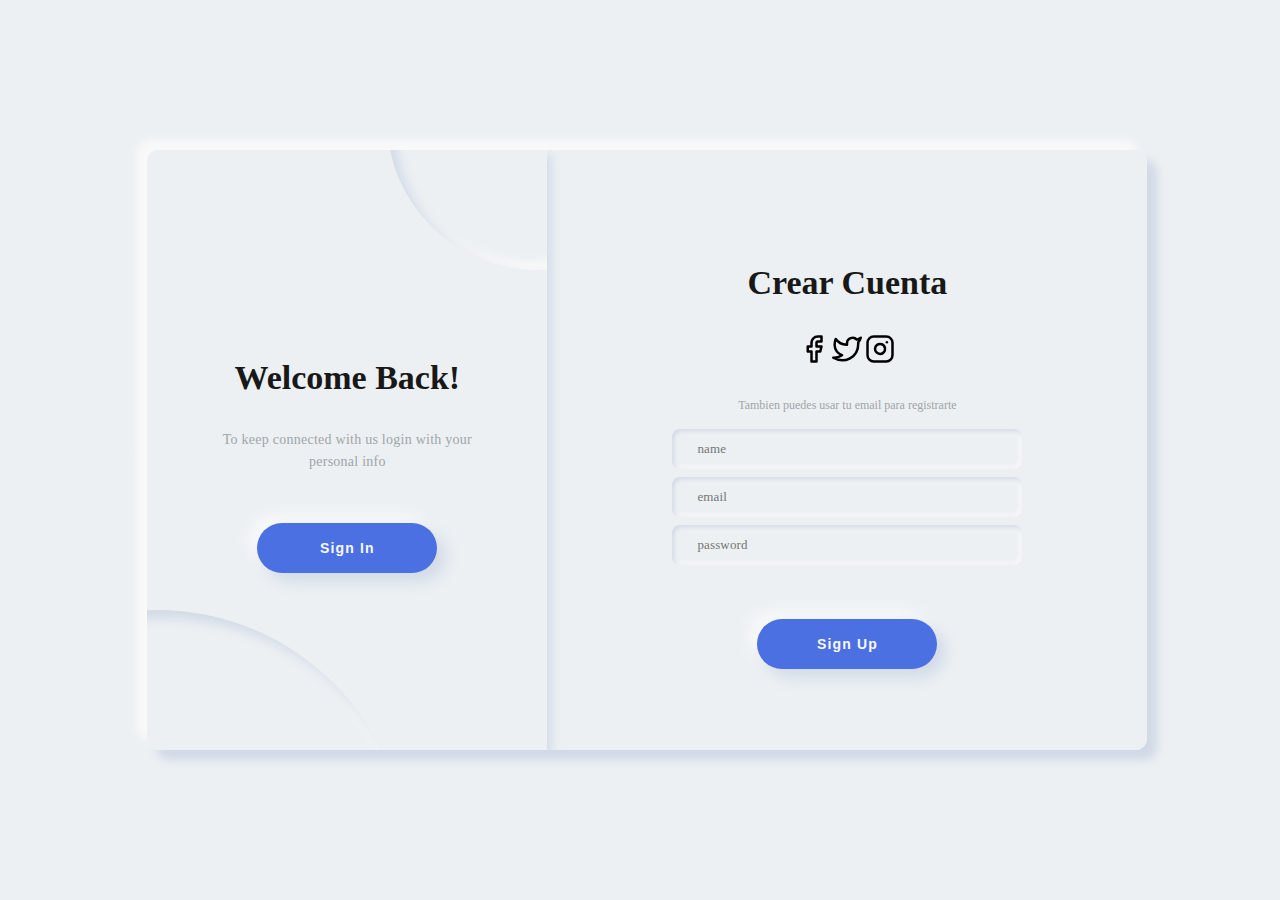
<file: Day 02/index.html>
<!DOCTYPE html>
<html lang="es">
<head>
    <meta charset="UTF-8">
    <meta http-equiv="X-UA-Compatible" content="IE=edge">
    <meta name="viewport" content="width=device-width, initial-scale=1.0">
    <link rel="stylesheet" href="./style.css">
    <title>Inicio de sesión con neuromorfismo</title>
</head>
<body>

        <div class="card1">
            <div class="container">  
                     
                <div class="card2">
                    <h1>Welcome!</h1>
                    <p>Segundo dia del reto de 30 dias de Html y Css</p>
                    <button>
                        <span>Sign In</span>
                    </button>
                </div>
                <div class="card3">
                   <h1>Inicio de sesión</h1>
                   <form method="post">
                    <div class="username">
                        <input type="text" required>
                        <label for="">Nombre de usuario</label>
                    </div>
                    <div class="contrasena">
                        <input type="password" required>
                        <label for="">Contraseña</label>
                    </div>
                    <div class="recordar">Olvido su Contraseña</div>
                    <button type="submit">
                        <span>Iniciar</span>
                    </button>
                    <div class="registrarse">
                        Aun no tienes cuenta? <a href="https://www.youtube.com/watch?v=MrRUsduA4Do">Registrate</a>
                    </div>
                   </form>
                   
                </div>
            </div>
        </div>
    
        
    </div> -->

    <div class="main">
       <div class="container a-container" id="a-container">
        <form action="" class="form" id="a-form">
            <h2 class="title">Crear Cuenta</h2>
            <div class="form__icons">
                <img src="./images.svg/facebook.svg" alt="" class="form__icon">
                <img src="./images.svg/twitter.svg" alt="" class="form__icon">
                <img src="./images.svg/instagram.svg" alt="" class="form__icon">
            </div>

           <span class="form__span">Tambien puedes usar tu email para registrarte</span> 
           <input type="text" class="form__input" placeholder="name">
           <input type="text" class="form__input" placeholder="email">
           <input type="password" class="form__input" placeholder="password">
           <button class="button submit">Sign Up</button>
        </form>
       </div>

       <div class="container b-container" id="b-container">
        <form action="" class="form" id="b-form">
            <h2 class="title">Sign in to Website</h2>
            <div class="form__icons">
                <img src="./images.svg/facebook.svg" alt="" class="form__icon">
                <img src="./images.svg/twitter.svg" alt="" class="form__icon">
                <img src="./images.svg/instagram.svg" alt="" class="form__icon">
            </div>
            <span class="form__span">Tambien puedes usar tu email </span> 
           <input type="text" class="form__input" placeholder="email">
           <input type="password" class="form__input" placeholder="password">
           <a class="form__link">Forot your password</a>
           <button class="button submit">Sign In</button>
        </form>
       </div>

       <div class="switch " id="swith-cnt">
        <div class="switch__circle"></div>
        <div class="switch__circle switch__circle--t"></div>
        <div class="switch__container" id="switch-c1">
            <h2 class="title">Welcome Back!</h2>
            <p class="description">To keep connected with us login with your personal info</p>
            <button class="switch__button button switch-btn">Sign In</button>
        </div>
        <div class="switch__container is-hidden" id="switch-c2">
            <h2 class="switch__title title">Hello friend!</h2>
            <p class="description">Enter your personal details and start you journey with us</p>
            <button class="switch__button button switch-btn">Sign Up</button>
        </div>
       </div>
    </div>
    <script src="main.js"></script>
</body>
</html>
</file>
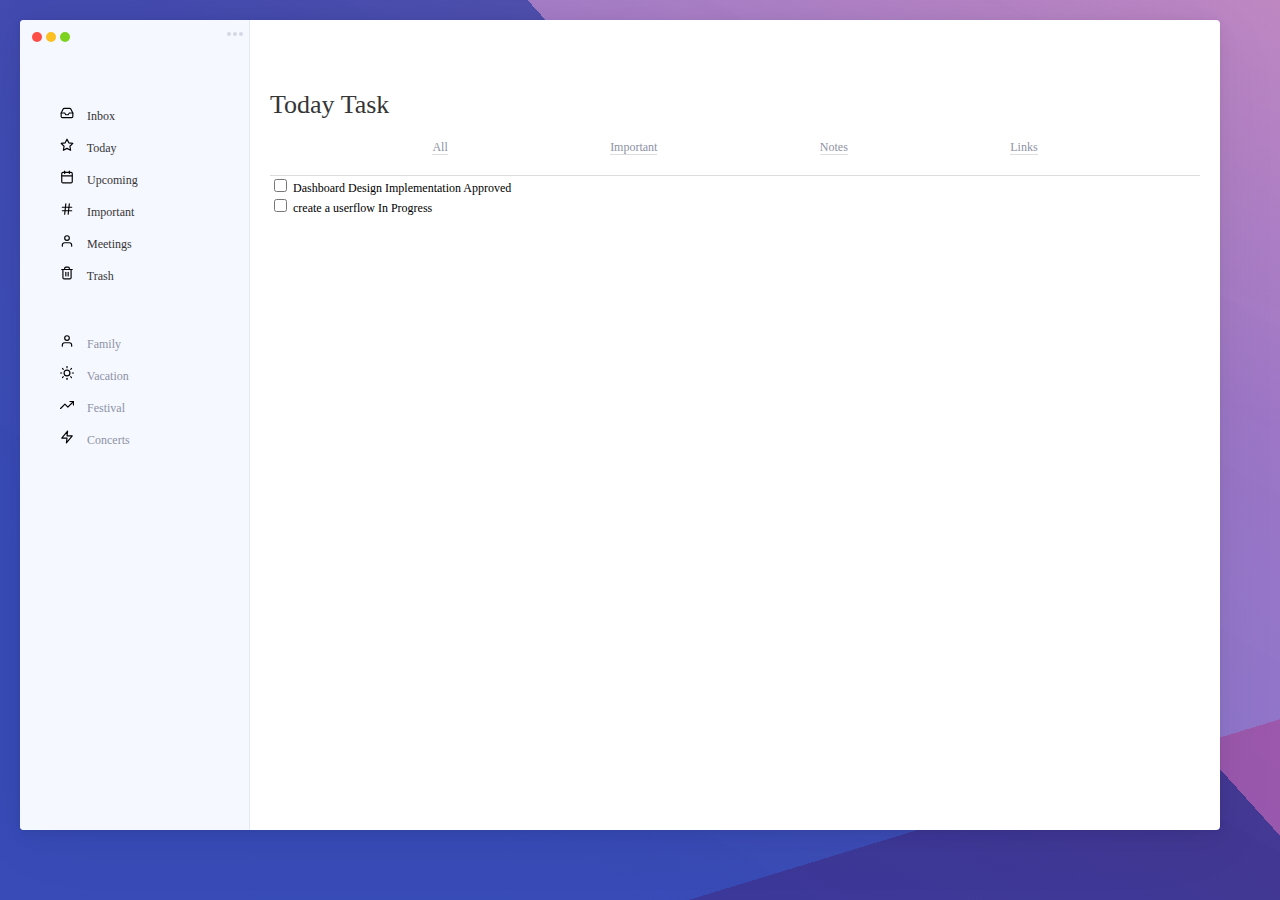
<file: Day 03/index.html>
<!DOCTYPE html>
<html lang="en">
<head>
    <meta charset="UTF-8">
    <meta http-equiv="X-UA-Compatible" content="IE=edge">
    <meta name="viewport" content="width=device-width, initial-scale=1.0">
    <link rel="stylesheet" href="style.css">
    <title>Task Management Dashboard UI</title>
</head>
<body>
    <div class="task-manager">
        <!-- left bar starts -->
        <div class="left-bar">
            <div class="upper-part">
                <div class="actions">
                    <div class="circle"></div>
                    <div class="circle-2"></div>
                </div>
            </div>

        <!-- left content starts -->
        <div class="left-content">
            <ul class="action-list">
                <li class="item">
                    <img src="svg/inbox.svg" alt="" class="feather feather-inbox">
                    <span>Inbox</span>
                </li>

                <li class="item">
                    <img src="svg/star.svg" alt="" class="feather feather-star">
                    <span>Today</span>
                </li>

                <li class="item">
                    <img src="svg/calendar.svg" alt="" class="feather feather-calendar">
                    <span>Upcoming</span>
                </li>

                <li class="item">
                    <img src="svg/hash.svg" alt="" class="feather feather-hash">
                    <span>Important</span>
                </li>

                <li class="item">
                    <img src="svg/user.svg" alt="" class="feather feather-users">
                    <span>Meetings</span>
                </li>

                <li class="item">
                    <img src="svg/trash-2.svg" alt="" class="feather feather-thash">
                    <span>Trash</span>
                </li>
            </ul>
            <ul class="category-list">
                <li class="item">
                    <img src="svg/user.svg" alt="" class="feather feather-users">
                    <span>Family</span>
                </li>
                <li class="item">
                    <img src="svg/sun.svg" alt="" class="feather feather-sun">
                    <span>Vacation</span>
                </li>
                <li class="item">
                    <img src="svg/trending-up.svg" alt="" class="feather feather-trending-up">
                    <span>Festival</span>
                </li>
                <li class="item">
                    <img src="svg/zap.svg" alt="" class="feather feather-zap">
                    <span>Concerts</span>
                </li>
            </ul>
        </div>
        <!-- left content ends -->
        </div>
        <!-- left bar ends -->

        <!-- page content starts -->
        <div class="page-content">
            <div class="header">Today Task</div>
            <!-- content categories starts -->
            <div class="content-categories">

                <div class="label-wrapper">
                    <input type="radio" name="nav" id="opt-1" class="nav-item">
                    <label for="opt-1" class="category">All</label>
                </div>
                
                <div class="label-wrapper">
                    <input type="radio" name="nav" id="opt-2" class="nav-item">
                    <label for="opt-2" class="category">Important</label>
                </div>

                <div class="label-wrapper">
                    <input type="radio" name="nav" id="opt-3" class="nav-item">
                    <label for="opt-3" class="category">Notes</label>
                </div>

                <div class="label-wrapper">
                    <input type="radio" name="nav" id="opt-4" class="nav-item">
                    <label for="opt-4" class="category">Links</label>
                </div>
                
            </div>
            <!-- content categories ends -->

            <!-- task wrapper starts -->
            <div class="task-wrapper">
                <div class="task">
                    <input type="checkbox" id="item-1" class="task-item">
                    <label for="item-1">
                        <span class="label-text">Dashboard Design Implementation</span>
                    </label>
                    <span class="tag approved">Approved</span>
                </div>

                <div class="task">
                    <input type="checkbox" id="item-2" class="task-item">
                    <label for="item-2">
                        <span class="label-text">create a userflow</span>
                    </label>
                    <span class="tag progress">In Progress</span>
                </div>
            </div>
            <!-- task wrapper ends -->
        </div>

        <!-- page content ends -->

    </div>
</body>
</html>
</file>
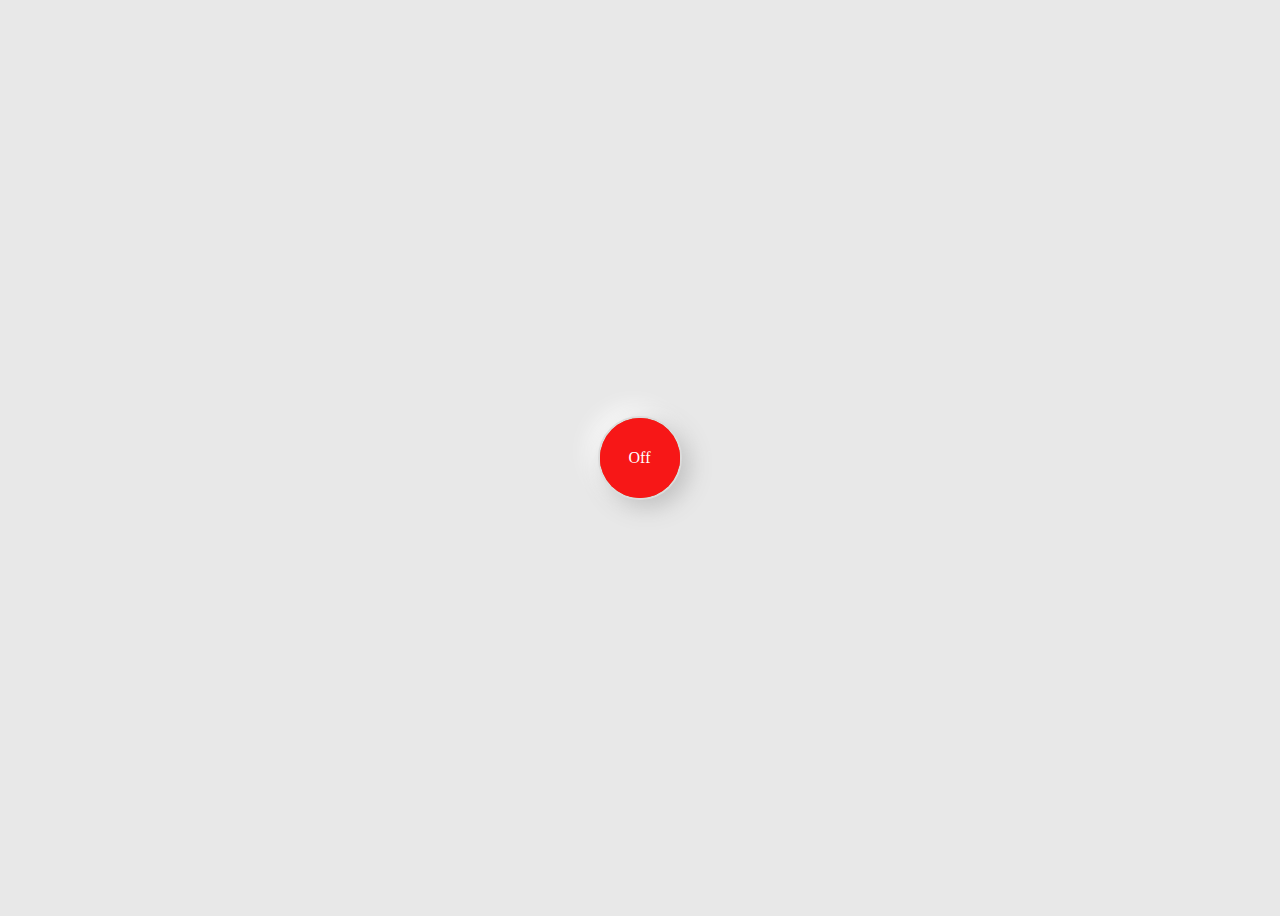
<file: Day 06/index.html>
<!DOCTYPE html>
<html lang="en">
<head>
    <meta charset="UTF-8">
    <meta http-equiv="X-UA-Compatible" content="IE=edge">
    <meta name="viewport" content="width=device-width, initial-scale=1.0">
    <link rel="stylesheet" href="style.css">
    <title>Neuromorphism Toogle On/Off</title>
</head>
<body>
    <label class="switch">
        <input type="checkbox">
        <div class="slider slider--0">ON</div>
        <div class="slider slider--1">
            <div></div>
            <div></div>
        </div>
        <div class="slider slider--2"></div>
        <div class="slider slider--3">Off</div>
    </label>
</body>
</html>
</file>
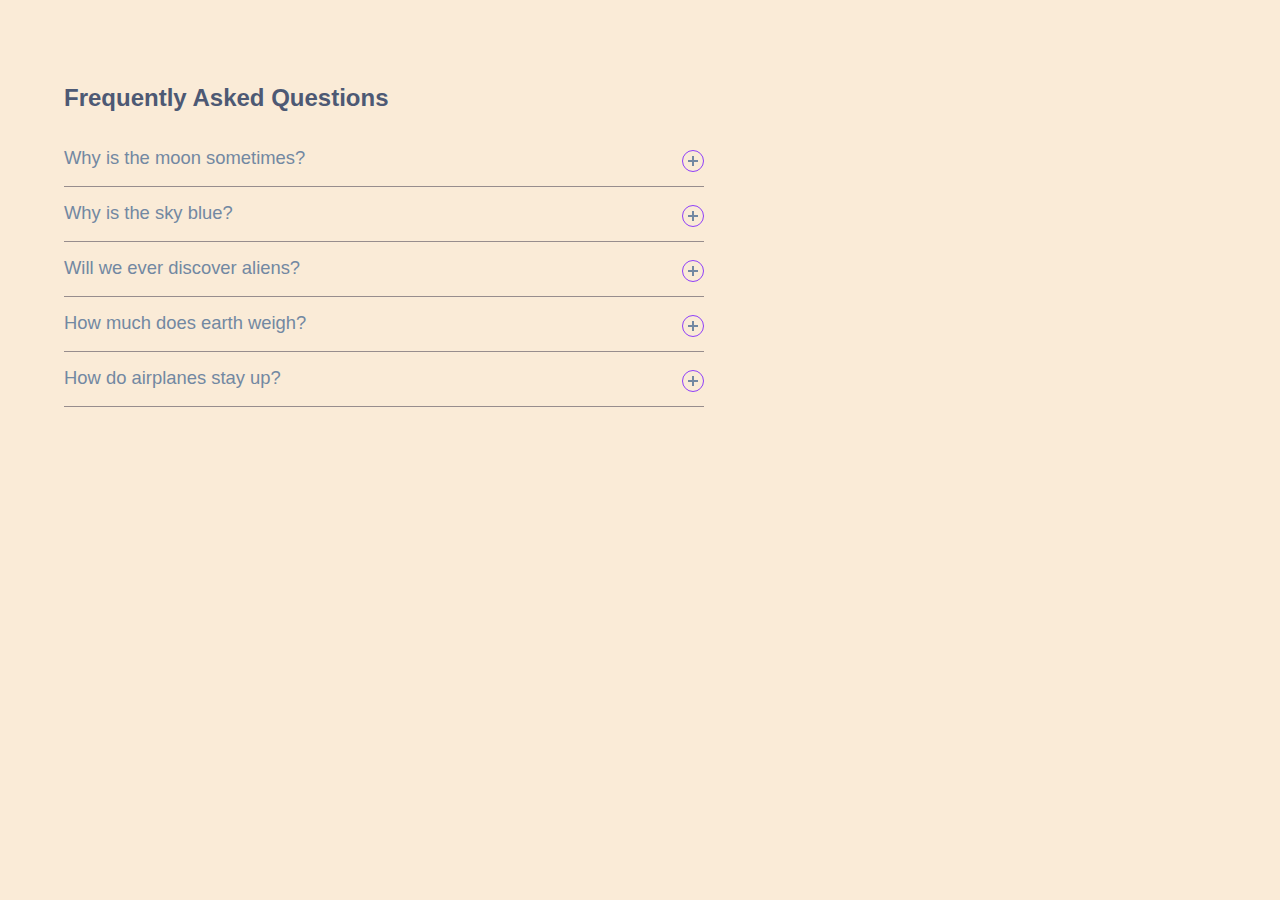
<file: Day 07/index.html>
<!DOCTYPE html>
<html lang="en">
<head>
    <meta charset="UTF-8">
    <meta http-equiv="X-UA-Compatible" content="IE=edge">
    <meta name="viewport" content="width=device-width, initial-scale=1.0">
    <link rel="stylesheet" href="style.css">
    <title>FAQ</title>
</head>
<body>
    <div class="container">
            <h2>Frequently Asked Questions</h2>
        <div class="accordion">
            <div class="accordion-item">
                <button id="accordion-button-1" aria-expanded="false">
                    <span class="accordion-title">Why is the moon sometimes?</span>
                    <span class="icon" aria-hidden="true"></span>
                </button>
                <div class="accordion-content">
                    <p>Lorem ipsum dolor, sit amet consectetur adipisicing elit. A, tenetur similique mollitia odit tempora consectetur sed est, reprehenderit doloremque blanditiis enim asperiores? Nisi cum vitae incidunt? Quibusdam quasi ut consectetur.
                    </p>
                </div>
            </div>

            <div class="accordion-item">
                <button id="accordion-button-2" aria-expanded="false">
                    <span class="accordion-title">Why is the sky blue?</span>
                    <span class="icon" aria-hidden="true"></span>
                </button>
                <div class="accordion-content">
                    <p>Lorem ipsum dolor, sit amet consectetur adipisicing elit. A, tenetur similique mollitia odit tempora consectetur sed est, reprehenderit doloremque blanditiis enim asperiores? Nisi cum vitae incidunt? Quibusdam quasi ut consectetur.
                    </p>
                </div>
            </div>

            <div class="accordion-item">
                <button id="accordion-button-3" aria-expanded="false">
                    <span class="accordion-title">Will we ever discover aliens?</span>
                    <span class="icon" aria-hidden="true"></span>
                </button>
                <div class="accordion-content">
                    <p>Lorem ipsum dolor, sit amet consectetur adipisicing elit. A, tenetur similique mollitia odit tempora consectetur sed est, reprehenderit doloremque blanditiis enim asperiores? Nisi cum vitae incidunt? Quibusdam quasi ut consectetur.
                    </p>
                </div>
            </div>

            <div class="accordion-item">
                <button id="accordion-button-4" aria-expanded="false">
                    <span class="accordion-title">How much does earth weigh?</span>
                    <span class="icon" aria-hidden="true"></span>
                </button>
                <div class="accordion-content">
                    <p>Lorem ipsum dolor, sit amet consectetur adipisicing elit. A, tenetur similique mollitia odit tempora consectetur sed est, reprehenderit doloremque blanditiis enim asperiores? Nisi cum vitae incidunt? Quibusdam quasi ut consectetur.
                    </p>
                </div>
            </div>

            <div class="accordion-item">
                <button id="accordion-button-5" aria-expanded="false">
                    <span class="accordion-title">How do airplanes stay up?</span>
                    <span class="icon" aria-hidden="true"></span>
                </button>
                <div class="accordion-content">
                    <p>Lorem ipsum dolor, sit amet consectetur adipisicing elit. A, tenetur similique mollitia odit tempora consectetur sed est, reprehenderit doloremque blanditiis enim asperiores? Nisi cum vitae incidunt? Quibusdam quasi ut consectetur.
                    </p>
                </div>
            </div>



        </div>
    </div>
    <script src="script.js"></script>
</body>
</html>
</file>
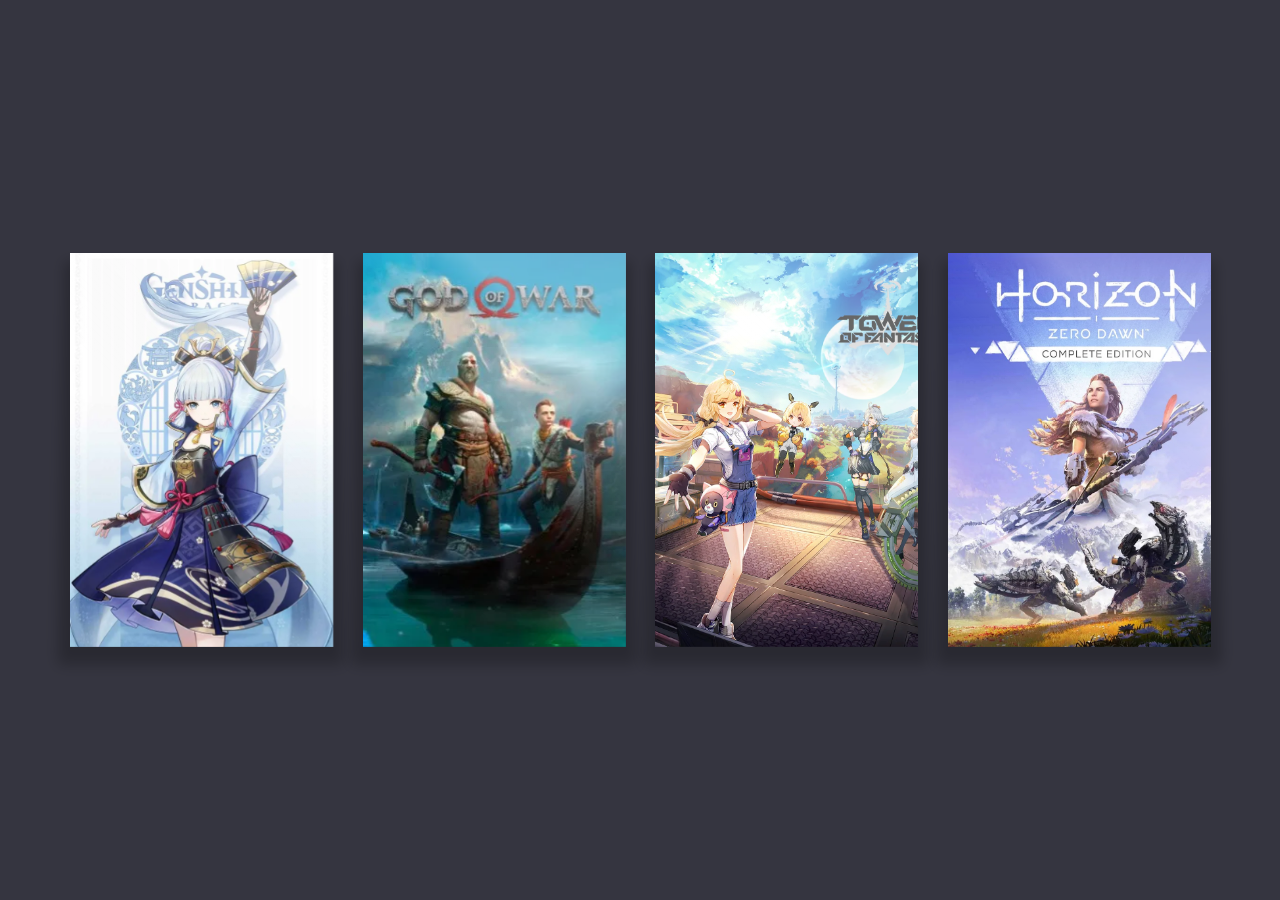
<file: Day 08/index.html>
<!DOCTYPE html>
<html lang="en">
<head>
    <meta charset="UTF-8">
    <meta http-equiv="X-UA-Compatible" content="IE=edge">
    <meta name="viewport" content="width=device-width, initial-scale=1.0">
    <title>Game Card Hover Effect</title>
    <link rel="stylesheet" href="style.css">
</head>
<body>
    <div class="container">
        <div class="game-card">
            <a href="https://genshin.hoyoverse.com/en">
                <div class="game-card__cover" style="background-image: url(images/game1.jpg)"></div></a>
        </div>

        <div class="game-card">
            <a href="https://store.steampowered.com/app/1593500/God_of_War/">
                <div class="game-card__cover" style="background-image: url(images/game2.jpg)"></div></a>
        </div>

        <div class="game-card">
            <a href="https://www.toweroffantasy-global.com/">
                <div class="game-card__cover" style="background-image: url(images/game3.jpg)"></div></a>
        </div>

        <div class="game-card">
            <a href="https://store.steampowered.com/app/1151640/Horizon_Zero_Dawn_Complete_Edition/">
                <div class="game-card__cover" style="background-image: url(images/game4.jpg)"></div></a>
        </div>
    </div>
</body>
</html>
</file>
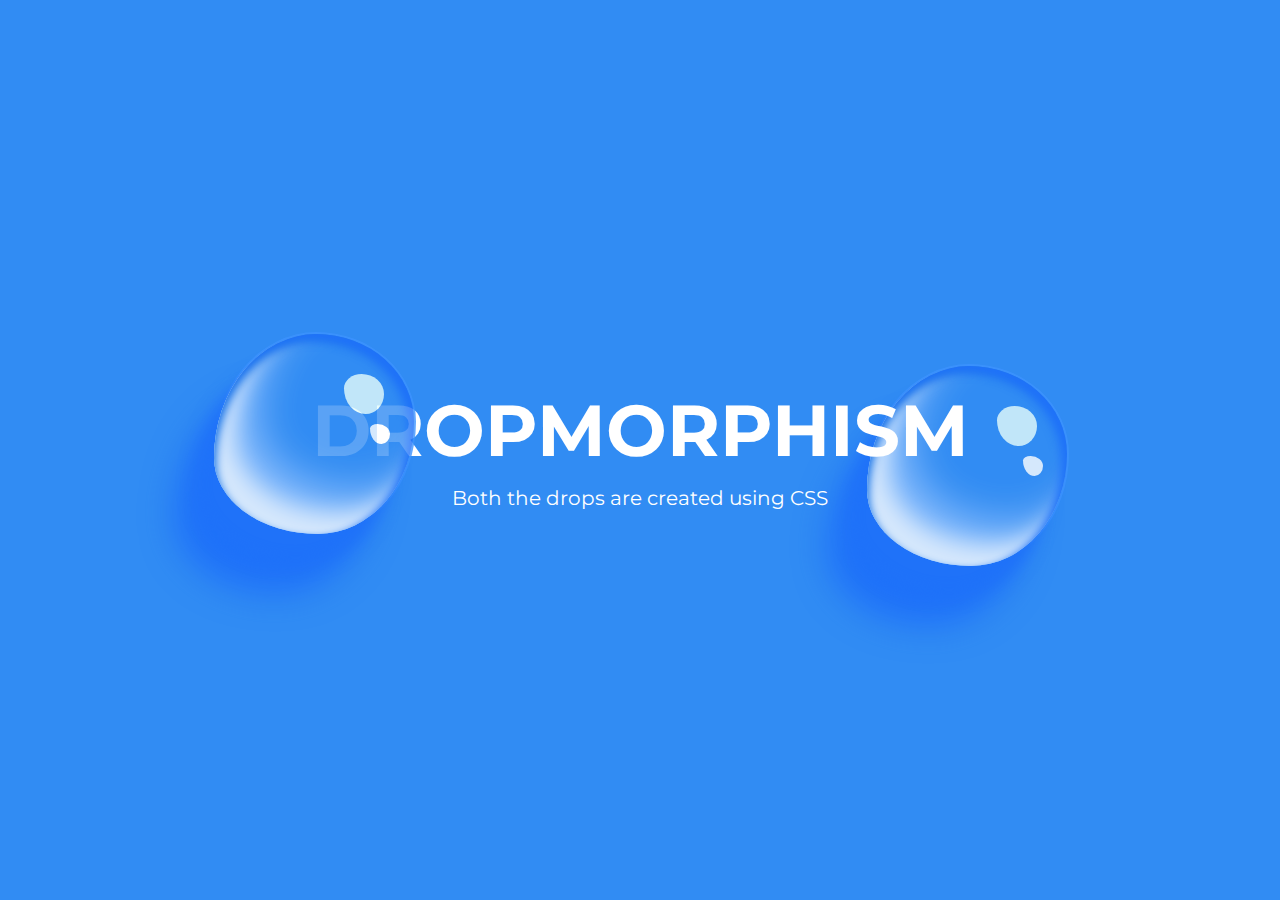
<file: Day 09/index.html>
<!DOCTYPE html>
<html lang="en">
<head>
    <meta charset="UTF-8">
    <meta http-equiv="X-UA-Compatible" content="IE=edge">
    <meta name="viewport" content="width=device-width, initial-scale=1.0">
    <title>Dropmorphism</title>
    <link rel="stylesheet" href="style.css">
</head>

<body>
    <div class="c">
        <div class="drop drop1"></div>
        <div class="drop drop2"></div>
        <div class="text-c">
            <h1>DROPMORPHISM</h1>
            <p>Both the drops are created using CSS</p>
        </div>
    </div>
</body>
</html>
</file>
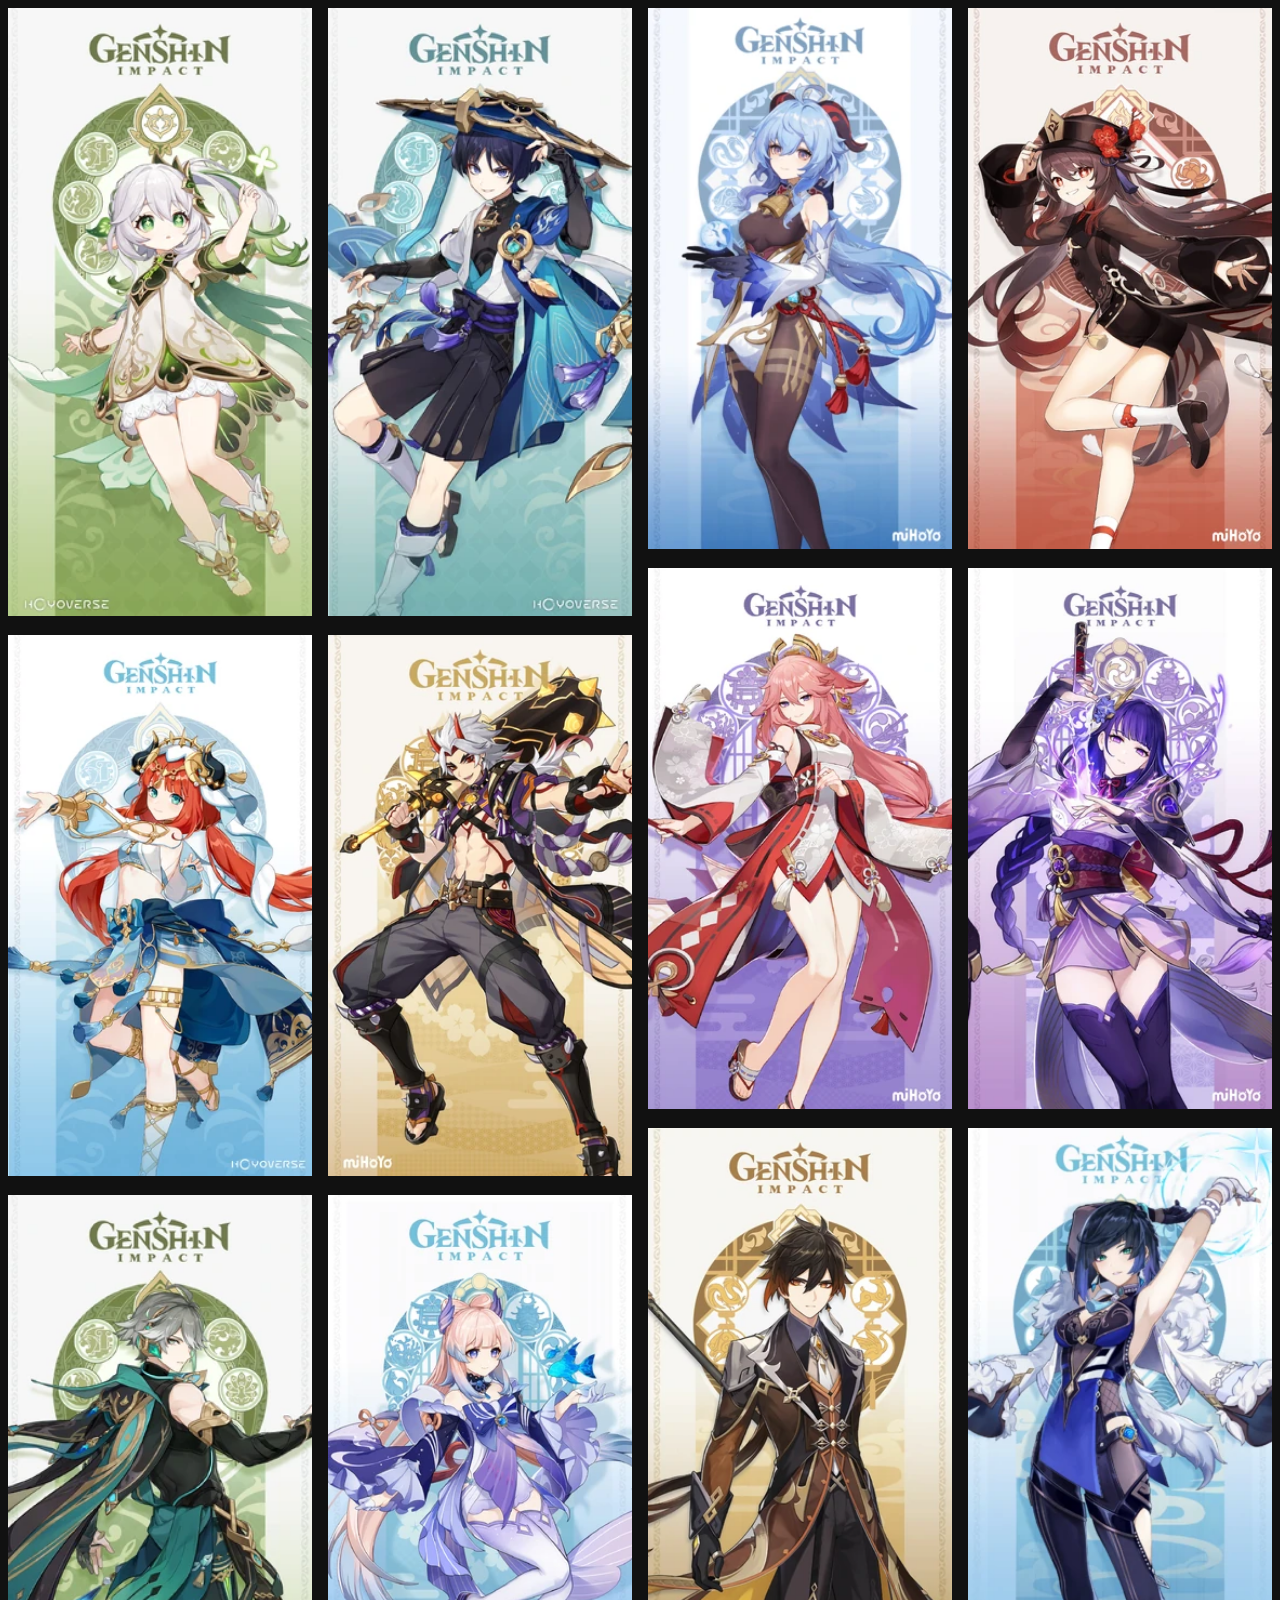
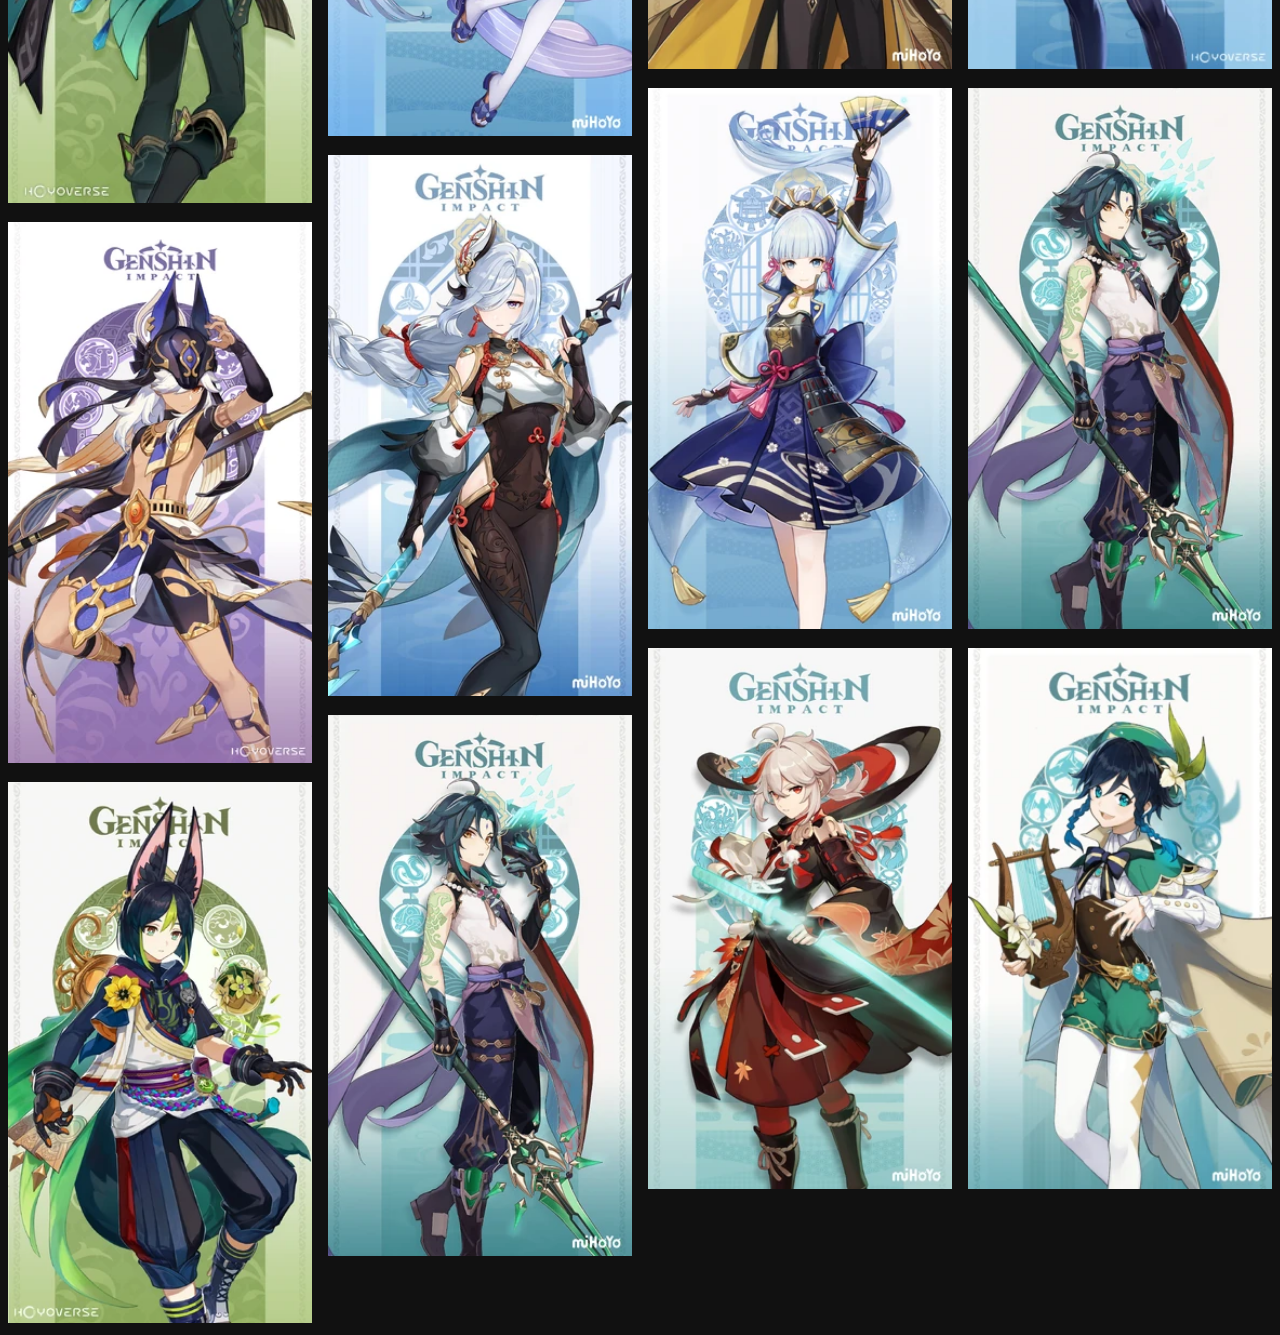
<file: Day 10/index.html>
<!DOCTYPE html>
<html lang="en">
<head>
    <meta charset="UTF-8">
    <meta http-equiv="X-UA-Compatible" content="IE=edge">
    <meta name="viewport" content="width=device-width, initial-scale=1.0">
    <title>Responsive Image Gallery </title>
        <link rel="stylesheet" href="style.css">
</head>
<body>
    <section class="photo-grid-container">
        <div class="photo-grid-item">
            <img src="Images/1.jpg" alt="1">
        </div>

        <div class="photo-grid-item">
            <img src="Images/2.jpg" alt="1">
        </div>

        <div class="photo-grid-item">
            <img src="Images/3.jpg" alt="1">
        </div>

        <div class="photo-grid-item">
            <img src="Images/4.jpg" alt="1">
        </div>

        <div class="photo-grid-item">
            <img src="Images/5.jpg" alt="1">
        </div>

        <div class="photo-grid-item">
            <img src="Images/6.jpg" alt="1">
        </div>

        <div class="photo-grid-item">
            <img src="Images/7.jpg" alt="1">
        </div>

        <div class="photo-grid-item">
            <img src="Images/8.jpg" alt="1">
        </div>

        <div class="photo-grid-item">
            <img src="Images/9.jpg" alt="1">
        </div>

        <div class="photo-grid-item">
            <img src="Images/19.jpg" alt="1">
        </div>

        <div class="photo-grid-item">
            <img src="Images/11.jpg" alt="1">
        </div>

        <div class="photo-grid-item">
            <img src="Images/12.jpg" alt="1">
        </div>

        <div class="photo-grid-item">
            <img src="Images/13.jpg" alt="1">
        </div>

        <div class="photo-grid-item">
            <img src="Images/14.jpg" alt="1">
        </div>

        <div class="photo-grid-item">
            <img src="Images/15.jpg" alt="1">
        </div>

        <div class="photo-grid-item">
            <img src="Images/16.jpg" alt="1">
        </div>

        <div class="photo-grid-item">
            <img src="Images/17.jpg" alt="1">
        </div>

        <div class="photo-grid-item">
            <img src="Images/18.jpg" alt="1">
        </div>

        <div class="photo-grid-item">
            <img src="Images/19.jpg" alt="1">
        </div>

        <div class="photo-grid-item">
            <img src="Images/20.jpg" alt="1">
        </div>

    </section>
</body>
</html>
</file>
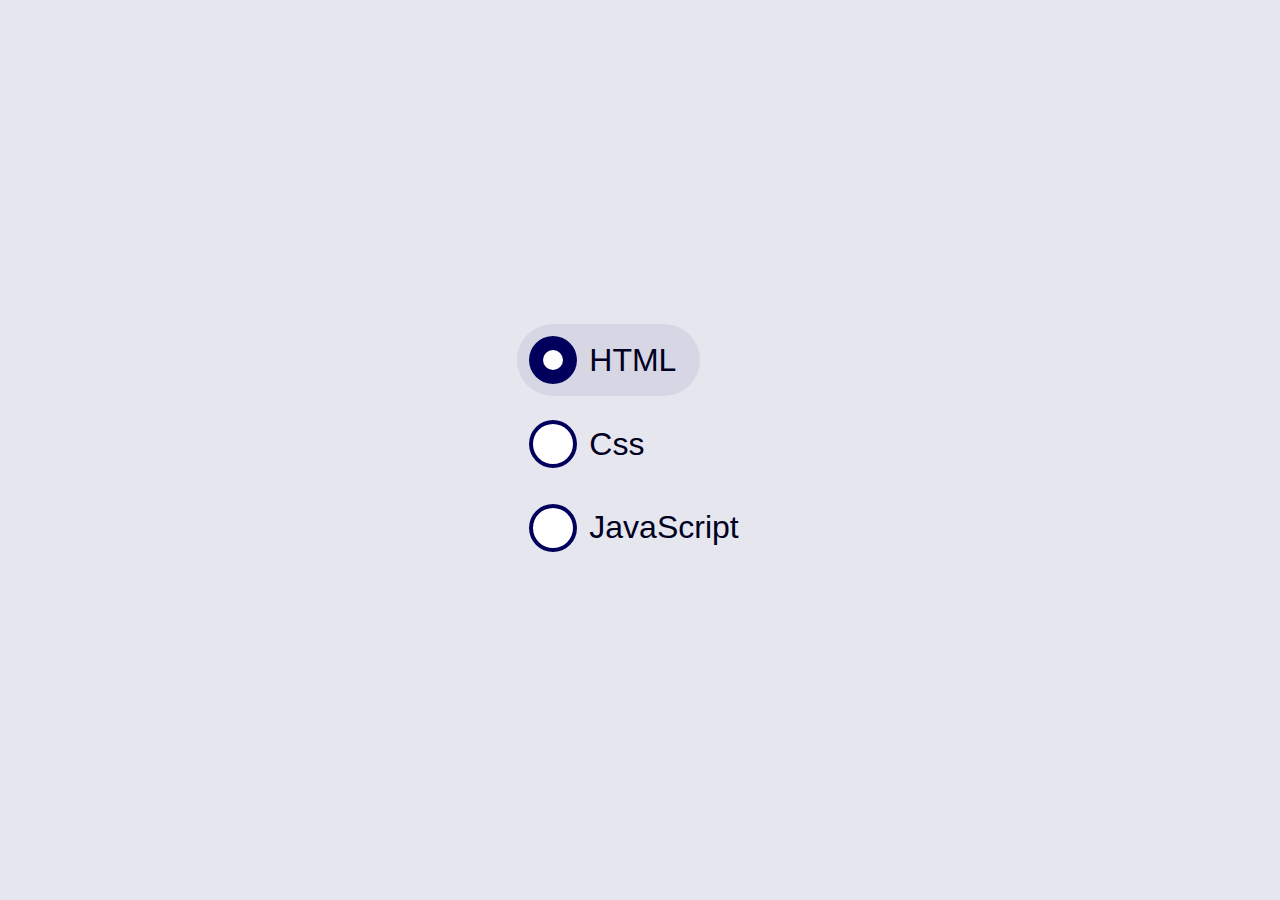
<file: Day 11/index.html>
<!DOCTYPE html>
<html lang="en">
<head>
    <meta charset="UTF-8">
    <meta http-equiv="X-UA-Compatible" content="IE=edge">
    <meta name="viewport" content="width=device-width, initial-scale=1.0">
    <title>Custom Radio Buttons</title>
    <link rel="stylesheet" href="style.css">
</head>
<body>
    <div class="container">
        <form action="">
            <label >
                <input type="radio" name="radio" checked>
                <span>HTML</span>
            </label>

            <label >
                <input type="radio" name="radio" >
                <span>Css</span>
            </label>

            <label >
                <input type="radio" name="radio" >
                <span>JavaScript</span>
            </label>
        </form>
    </div>
</body>
</html>
</file>
<file: Day 02/style.css>
@import url('https://fonts.googleapis.com/css?family=Exo:400,700');
   
   *,
   *::after,
   *::before{
    margin: 0;
    padding: 0;
    box-sizing: border-box;
    user-select: none;
   }
   body{
    width: 100%;
    height: 100vh;
    display: flex;
    justify-content: center;
    align-items: center;
    font-family:'Times New Roman', Times, serif;
    font-size: 12px;
    background-color: #ecf0f3;
    color: #a0a5a8;
   }

   .main {
    position:relative;
    width: 1000px;
    min-width:1000px;
    min-height: 600px;
    height: 600px;
    padding: 25px;
    background-color: #ecf0f3;
    box-shadow: 10px 10px 10px #d1d9e6, -10px -10px 10px #f9f9f9;
    border-radius: 12px;
    overflow: hidden;
   }

   .container{
    display: flex;
    justify-content: center;
    align-items: center;
    position:absolute;
    top: 0;
    width: 600px;
    height: 100%;
    padding: 25px;
    background-color: #ecf0f3;
    transition: 1.25s;
   }


   .form{
    display: flex;
    justify-content: center;
    align-items: center;
    flex-direction: column;
    width: 100%;
    height: 100%;
   }

   .form__icon{
    object-fit: contain;
    width: 30px;
    max-width: 0 5px;
    opacity: 0.5s;
    transition: 0.15s;
   }

   .form__icon:hover {
    opacity: 1;
    transition: 0.15s;
    cursor: pointer;
   }

   .form__input{
    width: 350px;
    height: 40px;
    margin: 4px 0;
    padding-left: 25px;
    font-size: 13px;
    letter-spacing: 0.15px;
    border: none;
    outline: none;
    font-family: 'Times New Roman', Times, serif;
    background-color: #ecf0f3;
    transition: 0.25s ease;
    border-radius: 8px;
    box-shadow: inset 2px 2px 4px #d1d9e6, inset -2px -2px 4px #f9f9f9;
   }

   .form__input:focus{
    box-shadow: inset 4px 4px 4px #d1d9e6, inset -4px -4px 4px #f9f9f9;
   }

   .form__span{
    margin-top: 30px;
    margin-bottom: 12px;
   }

   .title{
    font-size: 34px;
    font-weight: 700;
    line-height: 3;
    color: #181818;
   }

   .button{
    width: 180px;
    height: 50px;
    border-radius: 25px;
    margin-top: 50px;
    font-weight: 700;
    font-size: 14px;
    letter-spacing: 1.15px;
    background-color: #4b70e2;
    color: #f9f9f9;
    box-shadow: 8px 8px 16px #d1d9e6, -8px -8px 16px #f9f9f9;
    border: none;
    outline: none;
   }

   .a-container{
    z-index: 100;
    left: calc(100% - 600px);
   }

   .form__link{
    color: #181818;
    font-size: 15px;
    margin-top: 25px;
    border-bottom: 1px solid #a0a5a8;
    line-height: 2;
   }

   .b-container{
    left: calc(100% - 600px);
    z-index: 0;
   }

   .switch{
    display: flex;
    justify-content: center;
    align-items: center;
    position: absolute;
    top: 0;
    left: 0;
    height: 100%;
    width: 400px;
    padding: 50px;
    z-index: 200;
    transition: 1.25s;
    background-color: #ecf0f3;
    overflow: hidden;
    box-shadow: 4px 4px 10px #d1d9e6, -4px -4px 10px #f9f9f9;
   }

   .switch__circle{
    position: absolute;
    width: 500px;
    height: 500px;
    border-radius: 50%;
    background-color: #ecf0f3;
    box-shadow: inset 8px 8px 12px #d1d9e6, inset -8px -8px 12px #f9f9f9;
    bottom: -60%;
    left: -60%;
    transition: 1.25s;
   }

   .switch__circle--t{
    top: -30%;
    left: 60%;
    width: 300px;
    height: 300px;
   }

   .switch__container{
    display: flex;
    justify-content: center;
    align-items: center;
    flex-direction: column;
    position: absolute;
    width: 400px;
    padding: 50px 55px;
    transition: 1.25s;
   }

   .switch__button{
    cursor: pointer;
   }
   .switch__button:hover{
    box-shadow: 6px 6px 10px #d1d9e6, -6px -6px 10px #f9f9f9;
    transform: scale(0.985);
    transition: 0.25s;
   }

   .switch__button:active,
   .switch__button:focus{
    box-shadow: 2px 2px 6px #d1d9e6, -2px -2px 6px #f9f9f9;
    transform: scale(0.97);
    transition: 0.25s;
   }

   .is-hidden{
    visibility: hidden;
    opacity: 0;
    position: absolute;
    transition: 1.25s;
   }

   .description{
    font-size: 14px;
    letter-spacing: 0.25px;
    text-align: center;
    line-height: 1.6;
   }

   .is-gx{
    animation: is-gx 1.25s;
   }

   @keyframes is-gx {
    0%,
    10%,
    100%{
        width: 400px;
    }
    30%,
    50%{
        width: 500px;
    }
   }

   .is-txr{
    left: calc(100% - 400px);
    transition: 1.25s;
    transform-origin: left;
   }

   .is-txl{
    left: 0;
    transition: 1.25s;
    transform-origin: right;
   }
    
   .is-z200{
    z-index: 200;
    transition: 1.25s;
   }
</file>
<file: Day 03/style.css>
@import url('https://fonts.googleapis.com/css2?family=Josefin+Sans:ital,wght@0,400;0,500;0,700;1,100;1,300;1,500;1,700&display=swap');

*{
    box-sizing: border-box;
    outline: none;
}

:root{
    --bg-color:#f5f8ff;
    --main-color:#353536;
    --secondary-color:#8e92a4;
    --main-text-color:#5d606b;
    --secondary-dark-color:#9496a5;
    --tag-color-one:#e0fbf6;
    --tag-color-text-one:#58c2a9;
    --tag-color-two:#ece7fe;
    --tag-color-text-two:#8972f3;
    --tag-color-three:#fde7ea;
    --tag-color-text-three:#e77f89;
    --tag-color-four:#f7f8fc;
    --tag-color-text-four:#a0a6b5;
    --checkbox-color:#009e90;
    --button-color:#49beb7;
    --box-color:#fff1d6;
    --box-color-2:#d3e6ff;
    --box-color-3:#ffd9d9;
    --box-color-4:#daffe5;
    --task-color:#777982;
}

body{
    margin: 0;
    justify-content: center;
    flex-direction: column;
    overflow: auto;
    width: 100%;
    height: 100vh;
    padding: 20px;
    font-family:'Times New Roman', Times, serif;
    font-size: 12px;
    background-image: linear-gradient(
        21deg,
        rgba(64, 83, 206, 0.3697003234675773) 68%,
        rgba(255, 206, 196, 0.5) 163%
    ),
    linear-gradient(
        163deg,
        rgba(49, 146, 170, 0.07944489965716128) 86%,
        rgba(236, 112, 138, 0.5) 40%
    ),
    linear-gradient(30deg, rgba(76, 79, 173, 0.6173675716587805)22%, rgba(237, 106, 134, 0.5)169% ),
    linear-gradient(48deg, rgba(31, 85, 147, 0.7323890641868473)64%, rgba(247, 126, 132, 0.5)43%);
    background-blend-mode: overlay, multiply, color, normal;   
}

ul{
    list-style-type: none;
    padding: 0;
}

.task-manager{
    display: flex;
    justify-content: space-between;
    width: 100%;
    max-width: 1200px;
    height: 90vh;
    max-height: 900px;
    background: #fff;
    border-radius: 4px;
    box-shadow: 0 0.3px 2.2px rgba(0, 0, 0, 0.011), 0 0.7px 5.3px rgba(0, 0, 0, 0.016),
        0 1.3px 10px rgba(0, 0, 0, 0.02 ), 0 2.2px 17.9px rgba(0, 0, 0, 0.024),
        0 4.2px 33.4px rgba(0, 0, 0, 0.029), 0 10px 80px rgba(0, 0, 0, 0.04);
    overflow: hidden;
}

.left-bar{
    background-color: var(--bg-color);
    width: 230px;
    border-right: 1px solid #e3e7f7;
    position: relative;
}

.left-content{
    padding: 40px;
}

.item{
    color: var(--main-color);
    margin-bottom: 14px;
    font-weight: 500;
}

.item img{
    width: 14px;
    height: 14px;
    color: currentColor;
    margin-right: 10px;
}

.category-list{
    margin-top: 50px;
}

.category-list .item{
    color: var(--secondary-color);
}

.actions{
    padding: 12px;
    display: flex;
    justify-content: space-between;
}

.circle{
    border-radius: 50%;
    width: 10px;
    height: 10px;
    background-color: #fe4d46;
    box-shadow: 14px 0 0 0 #fdc023, 28px 0 0 0 #7dd21f;
}

.circle-2{
    border-radius: 50%;
    width: 4px;
    height: 4px;
    background-color: #d5d7e3;
    box-shadow: -6px 0 0 0#d5d7e3, 6px 0 0 0 #d5d7e3;
}

.page-content{
    display: flex;
    flex-direction: column;
    flex: 1;
    padding: 40px 20px 0 20px;
}

.page-content .header{
    font-size: 26px;
    color: var(--main-color);
    margin-top: 30px;
}

.content-categories{
    display: flex;
    justify-content: space-evenly;
    width: 100%;
    border-bottom: 1px solid #ddd;
    padding: 20px 0;
}

.nav-item{
    display: none;
}

.category{
    font-weight: 500;
    color: var(--secondary-color);
    border-bottom: 1px solid #ddd;
    transition: 0.4s ease-in;
    cursor: pointer;
}

#opt-1:checked + label,
#opt-2:checked + label,
#opt-3:checked + label,
#opt-3:checked + label{
    color: var(--checkbox-color);
    border-bottom: 2px solid var(--checkbox-color);
}
</file>
<file: Day 06/style.css>
body{
    display: flex;
    align-items: center;
    justify-content: center;
    height: 100vh;
    background-color: #e8e8e8;
}

.switch{
    position: relative;
    display: inline-block;
    width: 80px;
    height: 80px;
    border: 2px solid #dcdcdc;
    background: #e0e0e0;
    box-shadow: 7px 7px 23px #bebebe, -7px -7px 23px #fff;
    overflow: hidden;
    border-radius: 60px;
}

.switch input{
    opacity: 0;
    width: 0;
    height: 0;
}

.slider {
    position: absolute;
    cursor: pointer;
    top: 0;
    left: 0;
    right: 0;
    bottom: 0;
    -webkit-transition: 0.5s;
    transition: 0.5s;
    color: #ffffff;
    display: flex;
    align-items: center;
    justify-content: center;
}

input:checked + .slider:before{
    background: white;
    box-shadow: none;
}

input:focus + .slider{
    box-shadow: 0 0 1px #2196f3;
}

.slider--0{
    color: white;
    font-weight: 600;
    background-color: #49d84e;
}

.slider--1 div{
    transition: 0.5s;
    position: absolute;
    width: 100%;
    height: 50%;
    left: 0;
}

input:checked ~ .slider--1 div:first-child{
    transform: translateY(-100%);
    transition-delay:1s;
}

input:checked ~ .slider--1 div:last-child{
    transform: translateY(100%);
    transition-delay:1s;
}

input:checked ~ .slider--2{
    transform: translateX(100%);
    transition-delay: 0.5s;
}

input:checked ~ .slider--3{
    transform: translateX(-100%);
    transition-delay: 0s;
}

.slider--1 div:first-child{
    transform: translateY(0);
    top: 0;
    background-color: #f3f3f3;
    transition-delay: 0s;
}

.slider--1 div:last-child{
    transform: translateY(0);
    bottom: 0;
    background-color: #f3f3f3;
    border-top: 1px solid #e0e0e0;
    transition-delay: 0s;
}

.slider--2{
    background-color: #e6e6e6;
    transition-delay: 0.5s;
    transform: translateX(0);
    border-left: 1px solid #f71717;
}

.slider--2{
    background-color: #f71717;
    transition-delay: 1s;
    transform: translateX(0);
    border-left: 1px solid #f71717;
}

.slider--3{
    background-color: #f71717;
    transition-delay: 1s;
    transform: translateX(0);
    border-right: 1px solid #f71717;
}
</file>
<file: Day 07/style.css>
*{
    box-sizing: border-box;
}

*::before,
*::after{
    box-sizing: border-box;
}

body{
    margin: 0;
    padding: 0;
    font-family: 'Segoe UI', Tahoma, Geneva, Verdana, sans-serif;
    background-color: antiquewhite;
    color: #4d5974;
    display: flex;
    min-height: 100vh;
}

.container{
    margin: 0;
    padding: 4rem;
    width: 48rem;
}

.accordion .accordion-item{
    border-bottom: 1px solid #978d8d;
}

.accordion .accordion-item button[aria-expanded='true']{
    border-bottom: 1px solid #03b5d2;
}

.accordion button{
    position: relative;
    display: block;
    text-align: left;
    width: 100%;
    padding: 1rem 0;
    color: #7288a2;
    font-size: 1.15rem;
    font-weight: 400;
    border: none;
    background: none;
    outline: none;
}

.accordion button:hover,
.accordion button:focus{
    cursor: pointer;
    color: #03b5d2;
}

.accordion button:hover::after,
.accordion button:focus::after{
    cursor: pointer;
    color: #8f3ff9;
    border: 1px solid #8f3ff9; /*  */
}

.accordion button .accordion-title{
    padding: 1em 1.5em 1em 0;
}

.accordion button .icon{
    display: inline-block;
    position: absolute;
    top: 18px;
    right: 0;
    width: 22px;
    height: 22px;
    border: 1px solid #8f3ff9; /*  */
    border-radius: 22px;
}

.accordion button .icon::before{
    display: block;
    position: absolute;
    content: '';
    top: 9px;
    left: 5px;
    width: 10px;
    height: 2px;
    background: currentColor;
}

.accordion button .icon::after{
    display: block;
    position: absolute;
    content: '';
    top: 5px;
    left: 9px;
    width: 2px;
    height: 10px;
    background: currentColor;
}

.accordion button[aria-expanded='true']{
    color: chartreuse; /*  */
}

.accordion button[aria-expanded='true'] .icon::after{
    width: 0;
}

.accordion button[aria-expanded='true'] + .accordion-content{
    opacity:1 ;
    max-height: 9em;
    transition: all 200ms linear;
    will-change: opacity, max-height;
}

.accordion .accordion-content{
    opacity: 0;
    max-height: 0;
    overflow: hidden;
    transition: opacity 200ms linear, max-height 200ms linear;
    will-change: opacity, max-height;
}

.accordion .accordion-content p{
    font-size: 1rem;
    font-weight: 300;
    margin: 2em 0;
}
</file>
<file: Day 08/style.css>
*{
    margin: 0;
    padding: 0;
    box-sizing: border-box;
}

body{
    display: flex;
    justify-content: center;
    align-items: center;
    min-height: 100vh;
    background: #353540;
}

.container{
    display: grid;
    grid-template-columns: repeat(4, 1fr);
    grid-gap:30px;
    width: 100%;
    max-width: 1200px;
    padding: 30px;
}

.game-card{
    position: relative;
    z-index: 1;
    width: 100%;
    padding-bottom: 150%;
    perspective: 1000px;
    cursor: pointer;
}

.game-card__cover{
    position: absolute;
    z-index: 1;
    top: 0;
    left: 0;
    width: 100%;
    height: 100%;
    overflow: hidden;
    background-image: linear-gradient(120deg, #f6d365 0%, #fda085 100%);
    background-size: cover;
    perspective-origin: 50% 50%;
    transform-style: preserve-3d;
    transform-origin: top center;
    will-change: transform;
    transform: skewX(0.001deg);
    transition: transform 0.35s ease-in-out;
}

.game-card__cover::after{
    display: block;
    content: '';
    position: absolute;
    z-index: 100;
    top: 0;
    left: 0;
    width: 100%;
    height: 120%;
    background: linear-gradient(
        226deg,
        rgba(255, 255, 255, 0.4) 0%,
        rgba(255, 255, 255, 0.4)35%,
        rgba(255, 255, 255, 0.2)42%,
        rgba(255, 255, 255, 0)60%
    );
    transform: translateY(-20%);
    will-change: transform;
    transition: transform 0.65s cubic-bezier(0.18, 0.9, 0.58,1);
}

.game-card:hover .game-card__cover{
    transform: rotateX(7deg) translateY(-6px);
}

.game-card:hover .game-card__cover::after{
    transform: translateY(0%);
}

.game-card::before{
    display: block;
    content: '';
    position: absolute;
    top: 5%;
    left: 5%;
    width: 90%;
    height: 90%;
    background: rgb(0, 0, 0, 0.5);
    box-shadow: 0 6px 12px 12px rgba(0, 0, 0, 0.4);
    will-change: opacity;
    transform-origin: top center;
    transform: skewX(0.001deg);
    transition: transform 0.35s ease-in-out, 0.5 ease-in-out;
}

.game-card::before{
    opacity: 0.6;
    transform: rotateX(7deg) translateY(-6px) scale(1.05);
}
</file>
<file: Day 09/style.css>
@import url('https://fonts.googleapis.com/css2?family=Libre+Baskerville:ital,wght@0,700;1,400&family=Montserrat:ital,wght@1,200;1,300&family=Signika:wght@300&display=swap');



body{
    height: 100vh;
    margin: 0;
    display: grid;
    place-items: center;
    background: linear-gradient(to right, #12c2e9, #c471ed, #f64f59);
    background: #318cf3;
    font-family: 'Montserrat', sans-serif;
}

.c{
    position: relative;
}

.text-c{
    display: grid;
    place-items: center;
}

.drop{
    position: absolute;
    height: 200px;
    width: 200px;
    background: #54abfb;
    border-radius: 51% 49% 48% 52% / 62% 44% 56% 38%;
    opacity: 0.8;
    border: 2px solid #3d93ff;
}

.drop::before{
    content: '';
    position: absolute;
    height: 100%;
    width: 100%;
    background: #318cf3;
    border-radius: 51% 49% 48% 52% / 62% 44% 56% 38%;
    box-shadow: -20px 30px 16px #1b6cfb, -40px 60px 32px #1b6cfb, inset -6px 6px 10px #1b6cfb,
    inset 2px 6px 10px #1a74e5, inset 20px -20px 22px white, inset 40px -40px 44px #a8ceff;
}

.drop::after{
    content: '';
    position: absolute;
    height: 40px;
    width: 40px;
    background: #e6fdfb;
    border-radius: 44% 56% 46% 54% / 36% 50% 50% 64%;
    left: 130px;
    top: 40px;
    box-shadow: 16px 40px 0 -10px white;
}

.drop1{
    left: -100px;
    top: -50px;
}

.drop2{
    right: -100px;
    bottom: -50px;
    z-index: -1;
    border-radius: 465  50% 39% 54% / 56% 57% 50% 50%;
}

.drop2::before{
    border-radius: 465  50% 39% 54% / 56% 57% 50% 50%;
}

h1{
    font-size: 72px;
    color: white;
    line-height: 0;
}

p{
    line-height: 0;
    color: white;
    font-size: 20px;
}
</file>
<file: Day 10/style.css>
body{
    background: #111;
}

img{
    cursor: pointer;
    width: 100%;
}

.photo-grid-container{
    column-count: 5;
    column-width: 300px;
}

.photo-grid-item{
    margin: 0 auto 15px;
    max-width: 400px;
    width: 100%;
}
</file>
<file: Day 11/style.css>
*,
*:after,
*:before{
    box-sizing: border-box;
}

body{
    font-family: 'Inter', sans-serif;
    color: #000021;
    font-size: calc(1em + 1.25vw);
    background-color: #e6e6ef;
}

.container{
    position: absolute;
    top: 0;
    left: 0;
    right: 0;
    bottom: 0;
    width: 100%;
    display: flex;
    justify-content: center;
    align-items: center;
    padding: 20px;
}

form{
    display: flex;
    flex-wrap: wrap;
    flex-direction: column;
}

label{
    display: flex;
    cursor: pointer;
    font-weight: 500;
    position: relative;
    overflow: hidden;
    margin-bottom: 0.375em;
}

label input{
    position: absolute;
    left: -9999px;
}

label input:checked + span{
    background-color: #d6d6e5;
}

label input:checked + span:before{
    box-shadow: inset 0 0 0 0.4375em #00005c;
}

label span{
    display: flex;
    align-items: center;
    padding: 0.375em 0.75em 0.374em 0.375em;
    border-radius: 99em;
    transition: 0.25 ease;
}

label span:hover{
    background-color: #d6d6e5;
}

label span:before{
    display: flex;
    flex-shrink: 0;
    content: '';
    background-color: #fff;
    width: 1.5em;
    height: 1.5em;
    border-radius: 50%;
    margin-right: 0.375em;
    transition: 0.25s ease;
    box-shadow: inset 0 0 0 0.125em #00005c;


}
</file>
